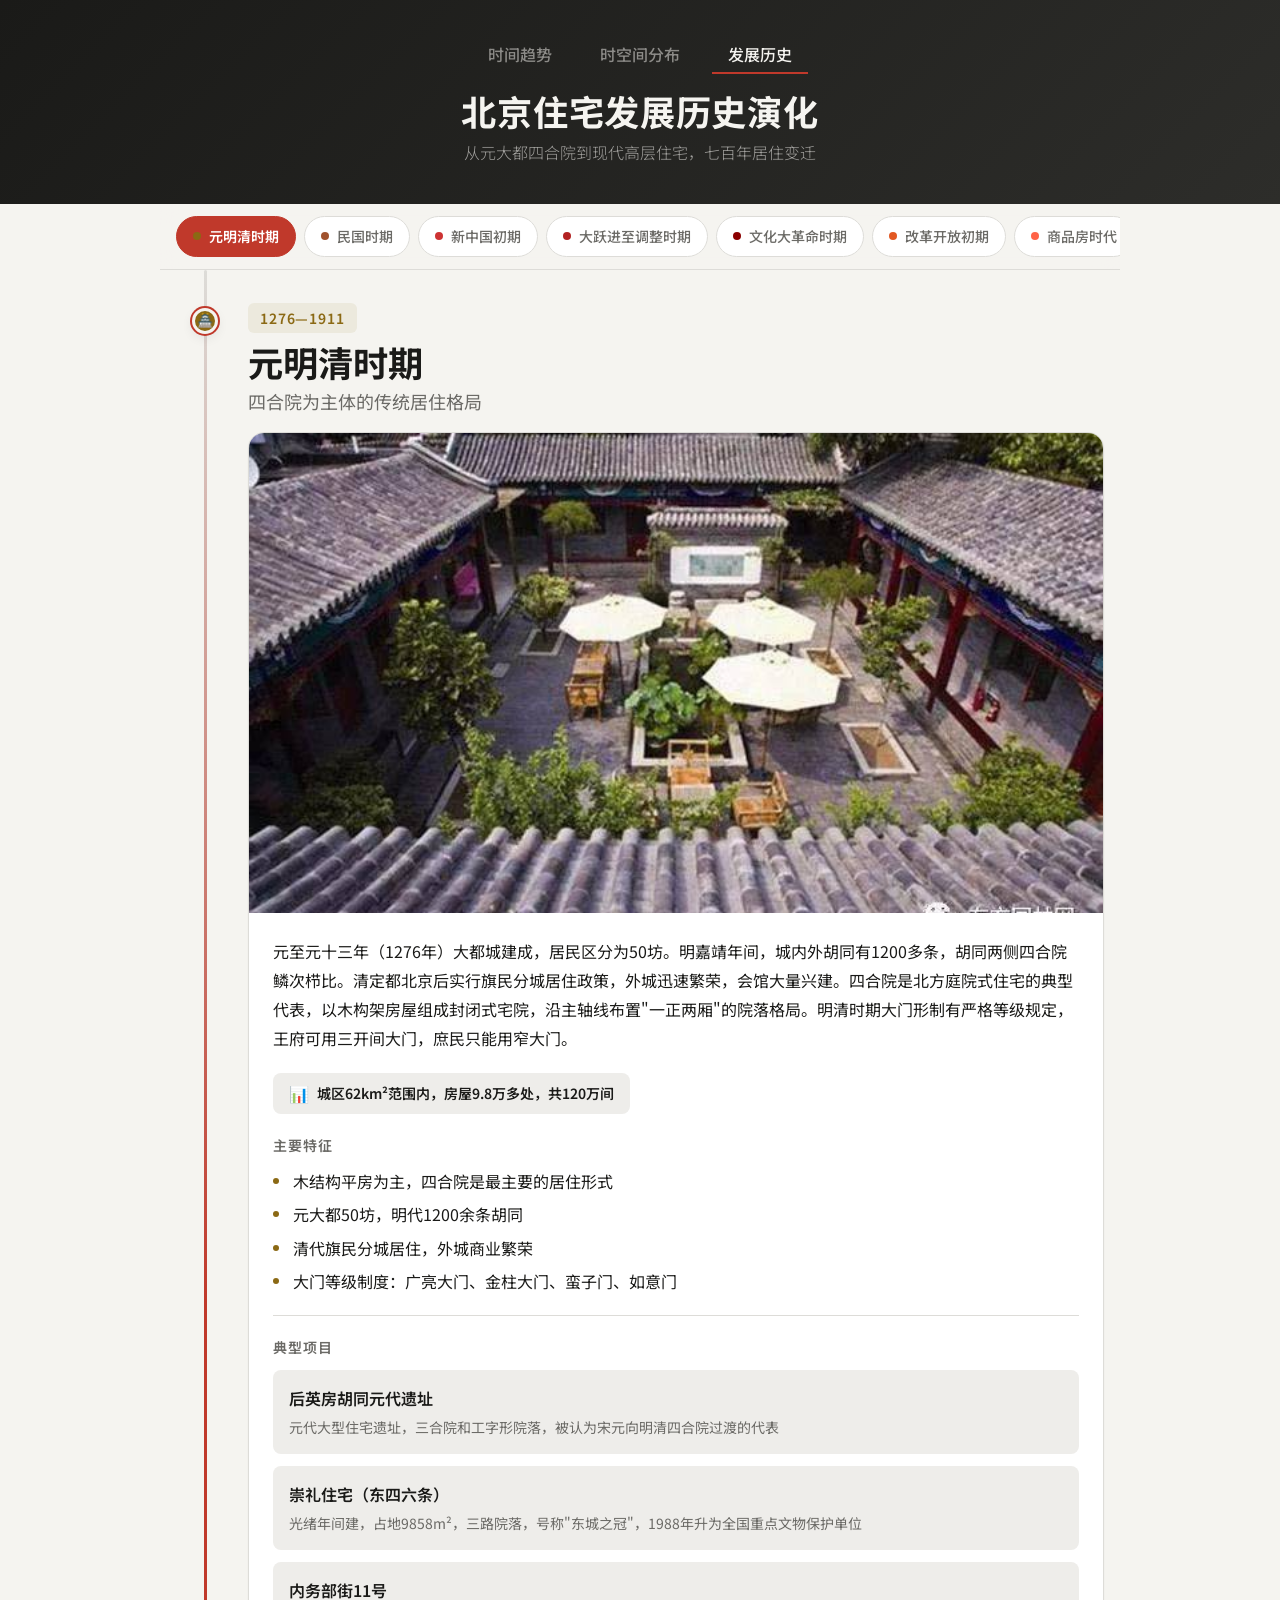
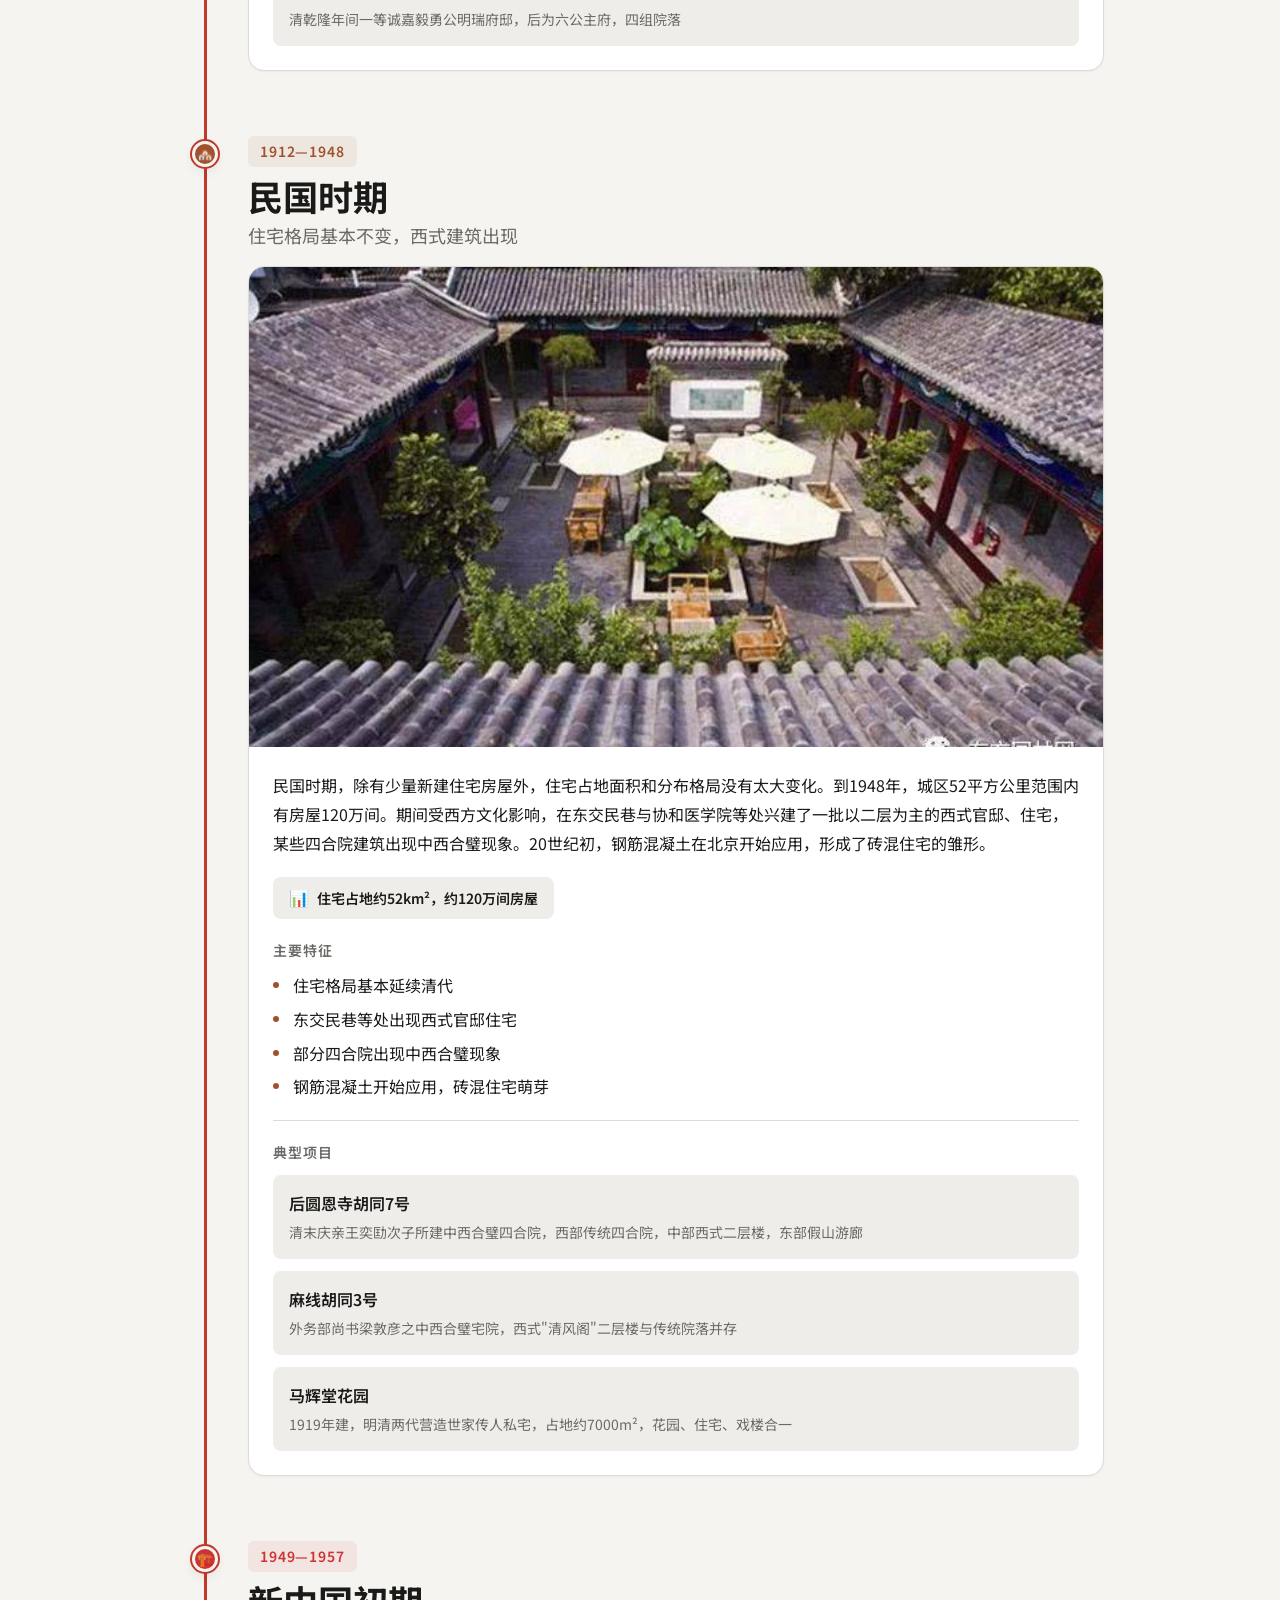
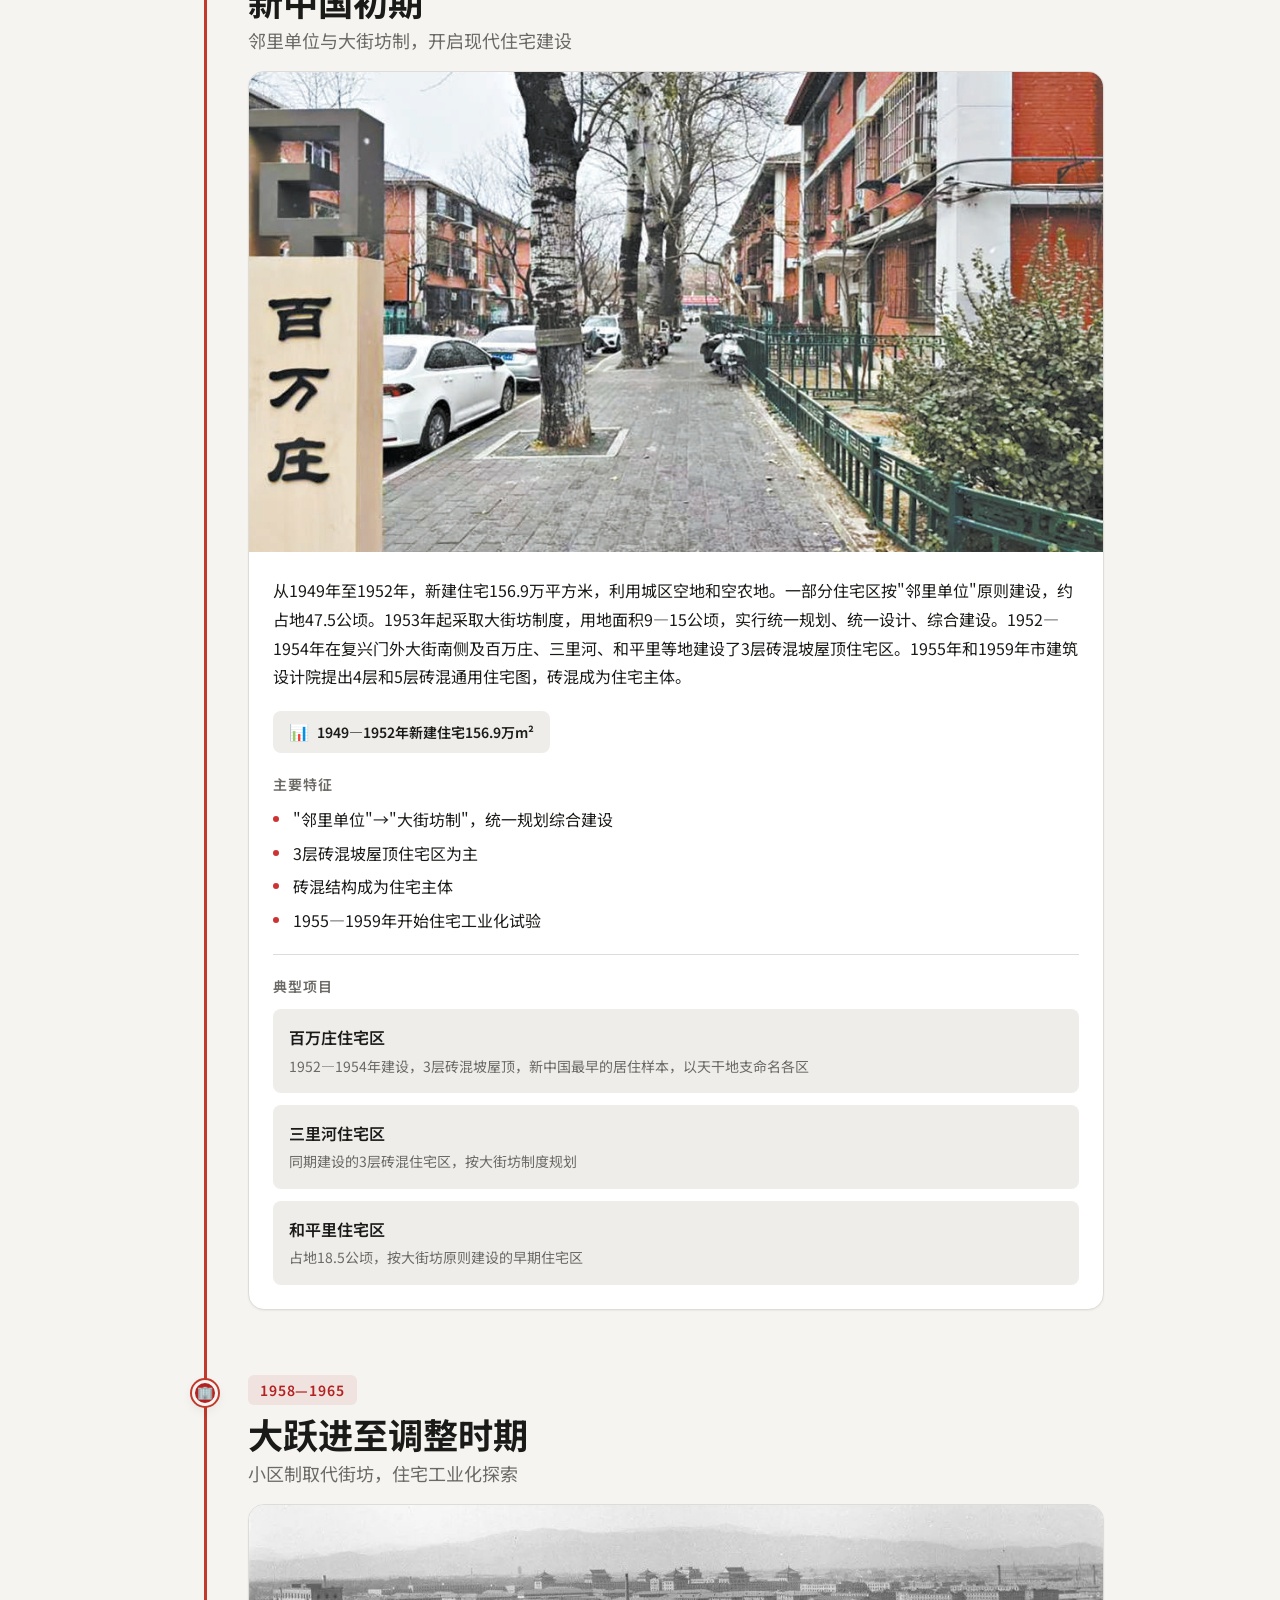
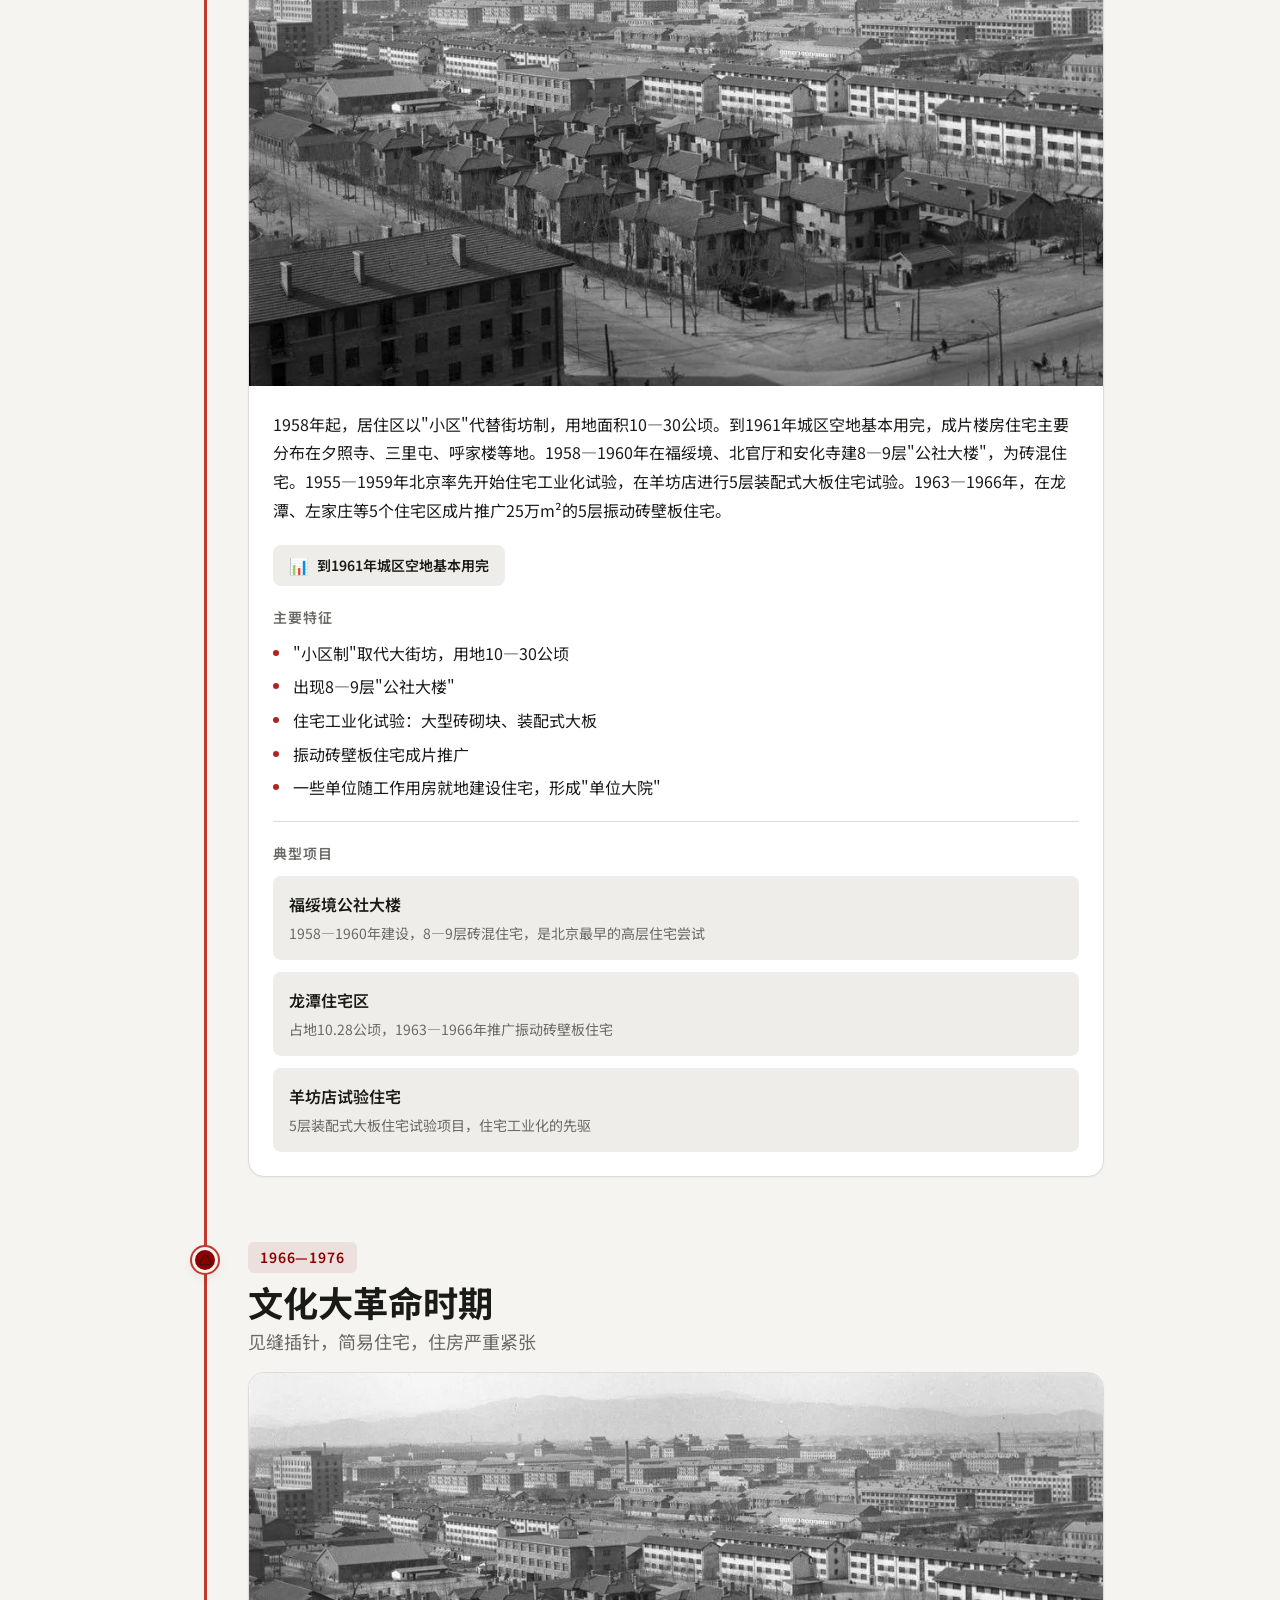
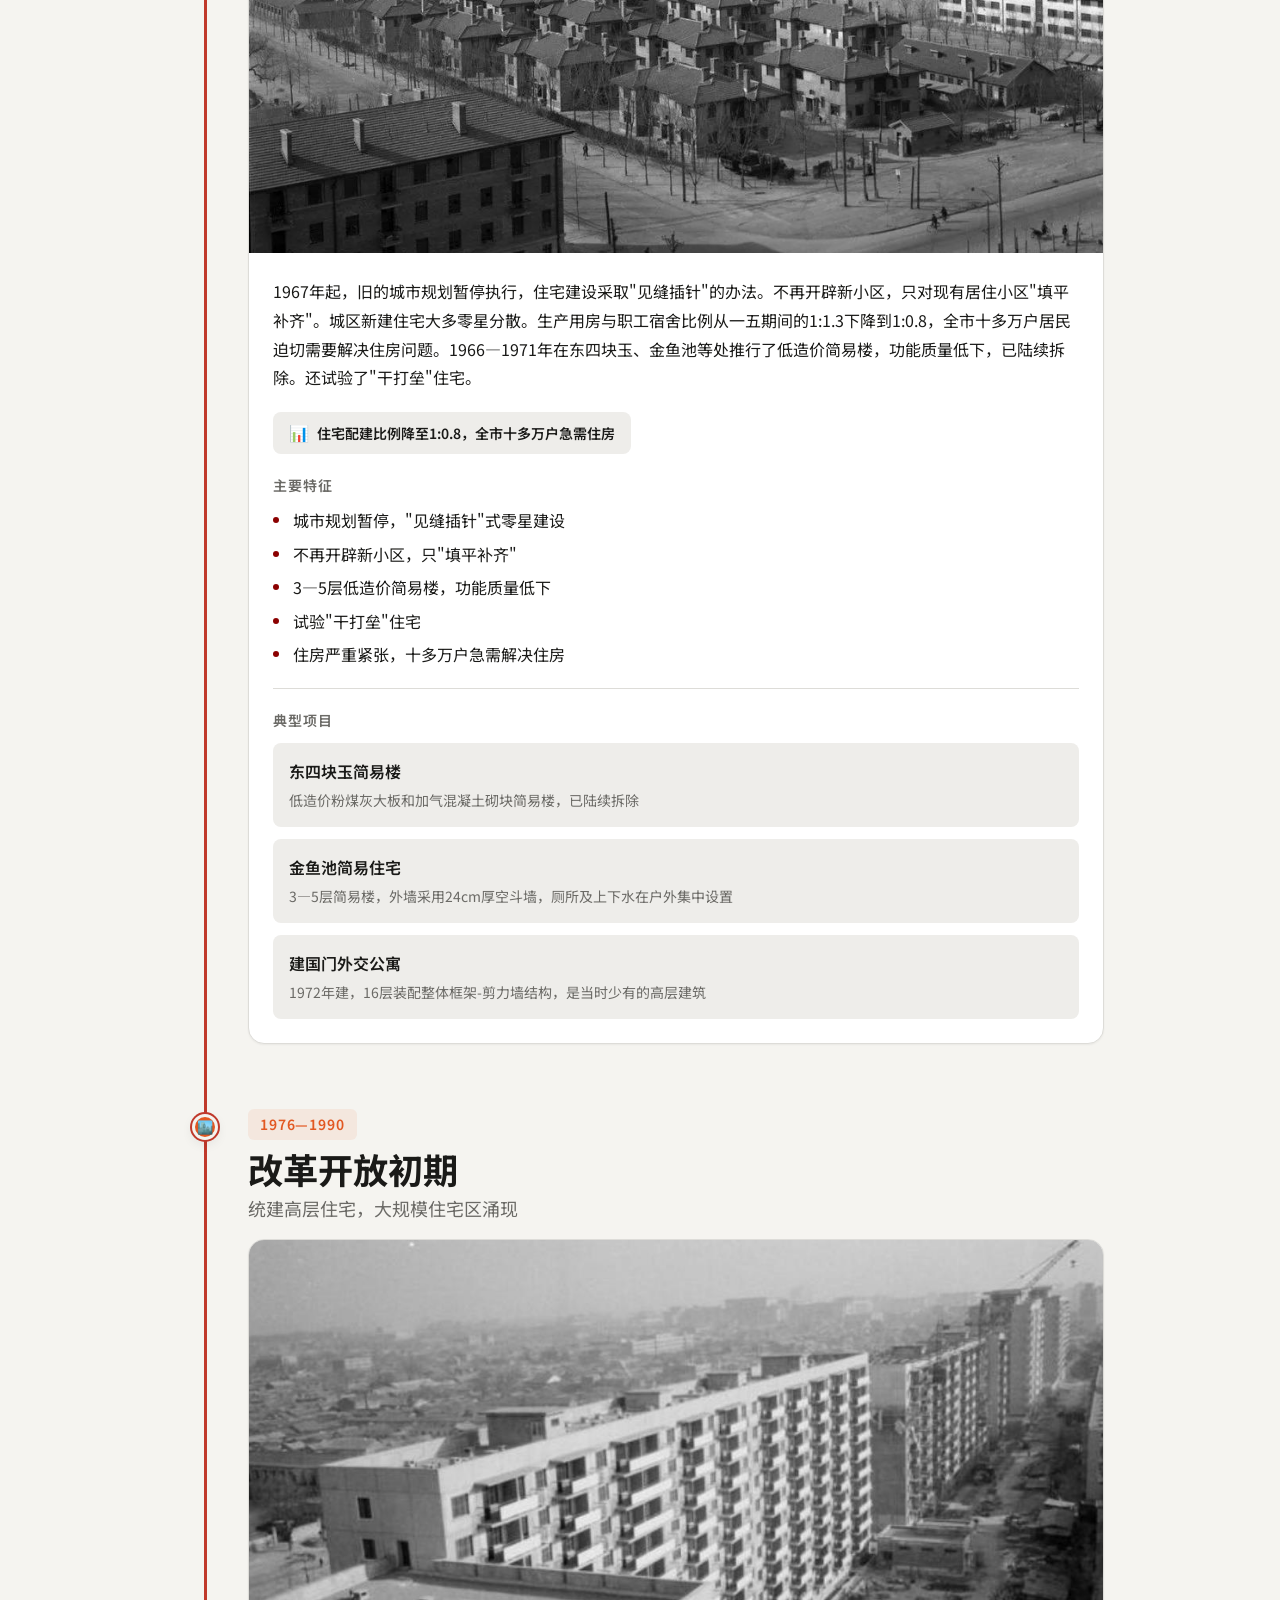
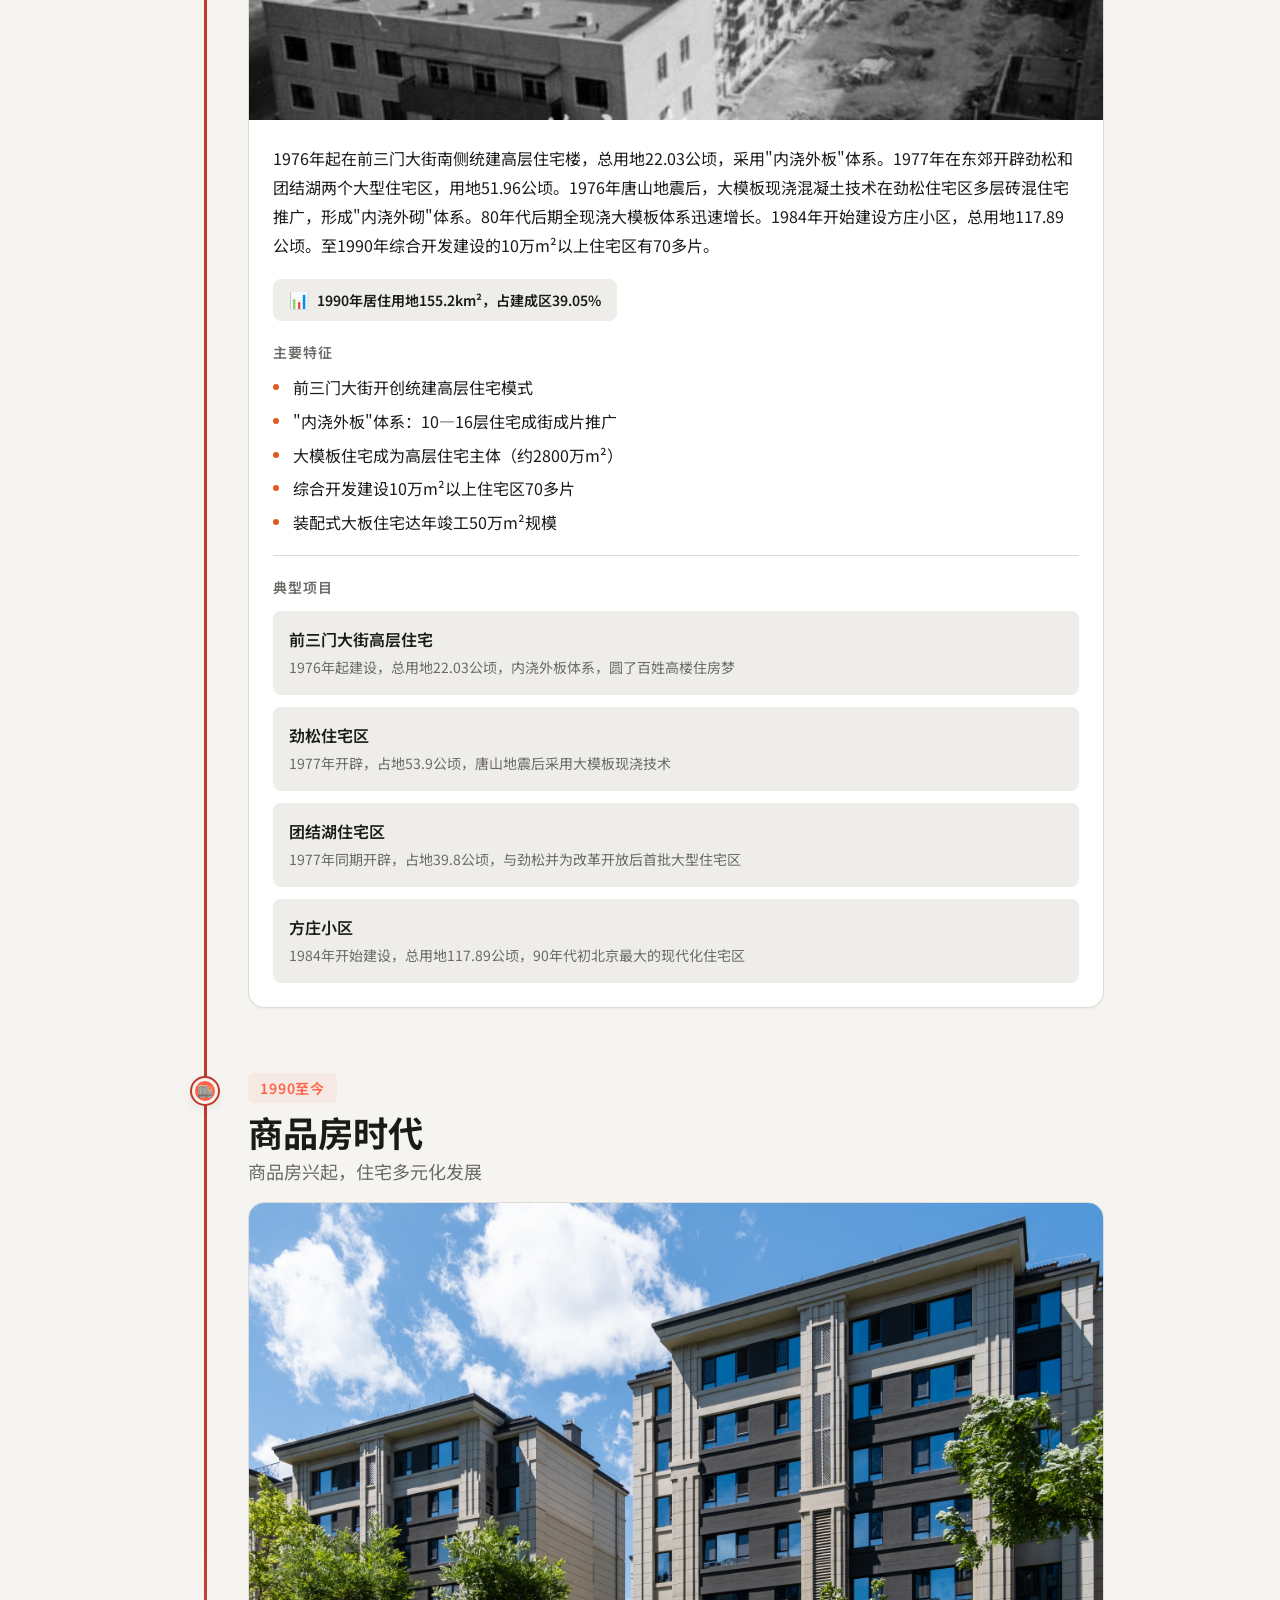
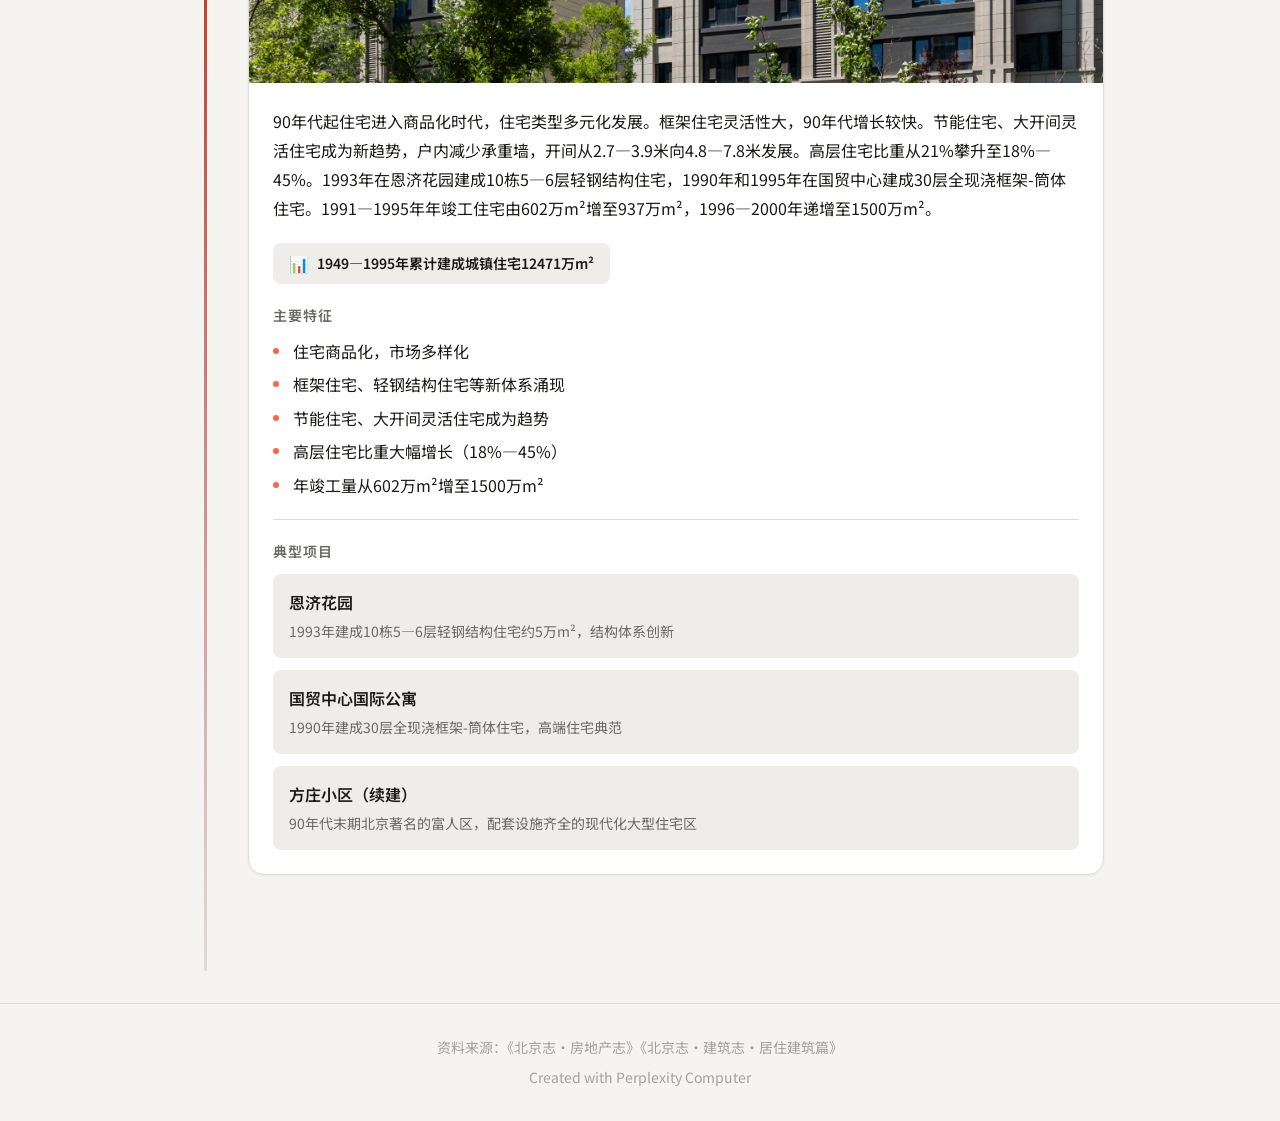
<file: history.html>
<!DOCTYPE html>
<html lang="zh-CN" data-theme="light">
<head>
<!--
   ______                            __
  / ____/___  ____ ___  ____  __  __/ /____  _____
 / /   / __ \/ __ `__ \/ __ \/ / / / __/ _ \/ ___/
/ /___/ /_/ / / / / / / /_/ / /_/ / /_/  __/ /
\____/\____/_/ /_/ /_/ .___/\__,_/\__/\___/_/
                    /_/
        Created with Perplexity Computer
        https://www.perplexity.ai/computer
-->
<meta name="generator" content="Perplexity Computer">
<meta name="author" content="Perplexity Computer">
<meta property="og:see_also" content="https://www.perplexity.ai/computer">
<link rel="author" href="https://www.perplexity.ai/computer">
<meta charset="UTF-8">
<meta name="viewport" content="width=device-width, initial-scale=1.0">
<title>北京住宅发展历史演化</title>
<link rel="preconnect" href="https://fonts.googleapis.com">
<link rel="preconnect" href="https://fonts.gstatic.com" crossorigin>
<link href="https://fonts.googleapis.com/css2?family=Noto+Sans+SC:wght@300;400;500;600;700&display=swap" rel="stylesheet">
<link rel="stylesheet" href="./history-style.css">
</head>
<body>

<header class="site-header">
  <div class="header-inner">
    <nav class="nav-bar">
      <a href="./index.html" class="nav-link">时间趋势</a>
      <a href="./map.html" class="nav-link">时空间分布</a>
      <a href="./history.html" class="nav-link active">发展历史</a>
    </nav>
    <h1 class="site-title">北京住宅发展历史演化</h1>
    <p class="site-subtitle">从元大都四合院到现代高层住宅，七百年居住变迁</p>
  </div>
</header>

<main class="main-content">
  <!-- Period Navigation -->
  <nav class="period-nav" id="periodNav">
    <div class="period-nav-inner" id="periodNavInner"></div>
  </nav>

  <!-- Timeline -->
  <section class="timeline" id="timeline"></section>
</main>

<footer class="site-footer">
  <p>资料来源：《北京志·房地产志》《北京志·建筑志·居住建筑篇》</p>
  <a href="https://www.perplexity.ai/computer" target="_blank" rel="noopener noreferrer">
    Created with Perplexity Computer
  </a>
</footer>

<script src="./history-app.js"></script>
</body>
</html>
</file>
<file: history-style.css>
/* === Design Tokens === */
:root {
  --text-xs:   clamp(0.75rem,  0.7rem  + 0.25vw, 0.875rem);
  --text-sm:   clamp(0.875rem, 0.8rem  + 0.35vw, 1rem);
  --text-base: clamp(1rem,     0.95rem + 0.25vw, 1.125rem);
  --text-lg:   clamp(1.125rem, 1rem    + 0.75vw, 1.5rem);
  --text-xl:   clamp(1.5rem,   1.2rem  + 1.25vw, 2.25rem);
  --text-2xl:  clamp(2rem,     1.2rem  + 2.5vw,  3.5rem);

  --space-1:  0.25rem; --space-2:  0.5rem; --space-3:  0.75rem;
  --space-4:  1rem; --space-5:  1.25rem; --space-6:  1.5rem;
  --space-8:  2rem; --space-10: 2.5rem; --space-12: 3rem;
  --space-16: 4rem; --space-20: 5rem;

  --font-body: 'Noto Sans SC', 'PingFang SC', 'Microsoft YaHei', sans-serif;
  --radius-sm: 0.375rem; --radius-md: 0.5rem; --radius-lg: 0.75rem; --radius-xl: 1rem;
  --transition-interactive: 180ms cubic-bezier(0.16, 1, 0.3, 1);
  --shadow-sm: 0 1px 2px rgba(0,0,0,0.05);
  --shadow-md: 0 4px 12px rgba(0,0,0,0.08);
  --shadow-lg: 0 12px 32px rgba(0,0,0,0.12);

  --color-bg: #f5f4f0;
  --color-surface: #ffffff;
  --color-surface-offset: #eeedea;
  --color-divider: #dddcd8;
  --color-border: #d0cfcb;
  --color-text: #1a1a18;
  --color-text-muted: #6b6a66;
  --color-text-faint: #a3a29e;
  --color-primary: #c0392b;
  --color-primary-hover: #a5311f;
  --color-primary-light: rgba(192, 57, 43, 0.08);
}

/* === Base === */
*, *::before, *::after { box-sizing: border-box; margin: 0; padding: 0; }
html { -webkit-font-smoothing: antialiased; text-rendering: optimizeLegibility; scroll-behavior: smooth; }
body {
  min-height: 100dvh; line-height: 1.6;
  font-family: var(--font-body); font-size: var(--text-base);
  color: var(--color-text); background: var(--color-bg);
}
h1,h2,h3,h4 { text-wrap: balance; line-height: 1.2; }
p { text-wrap: pretty; }
button { cursor: pointer; background: none; border: none; font: inherit; }
a { color: inherit; text-decoration: none; }
a, button { transition: color var(--transition-interactive), background var(--transition-interactive); }

/* === Header === */
.site-header {
  background: linear-gradient(135deg, #1a1a18 0%, #2d2d2a 100%);
  color: #f5f4f0;
  padding: clamp(var(--space-6), 3vw, var(--space-10)) var(--space-6);
  text-align: center;
}
.header-inner { max-width: 1200px; margin: 0 auto; }
.site-title { font-size: var(--text-xl); font-weight: 700; letter-spacing: 0.02em; margin-bottom: var(--space-2); }
.site-subtitle { font-size: var(--text-sm); color: rgba(245,244,240,0.6); font-weight: 300; }

/* Nav */
.nav-bar { display: flex; justify-content: center; gap: var(--space-4); margin-bottom: var(--space-4); }
.nav-link {
  font-size: var(--text-sm); font-weight: 500; padding: var(--space-1) var(--space-4);
  color: rgba(245,244,240,0.5); border-bottom: 2px solid transparent;
}
.nav-link:hover { color: rgba(245,244,240,0.8); }
.nav-link.active { color: #f5f4f0; border-bottom-color: var(--color-primary); }

/* === Main === */
.main-content { max-width: 960px; margin: 0 auto; padding: 0 var(--space-4) var(--space-8); }

/* === Period Navigation (Sticky) === */
.period-nav {
  position: sticky; top: 0; z-index: 100;
  background: rgba(245,244,240,0.92);
  backdrop-filter: blur(12px);
  -webkit-backdrop-filter: blur(12px);
  border-bottom: 1px solid var(--color-divider);
  padding: var(--space-3) 0;
  margin: 0 calc(-1 * var(--space-4));
  overflow-x: auto;
  -webkit-overflow-scrolling: touch;
  scrollbar-width: none;
}
.period-nav::-webkit-scrollbar { display: none; }
.period-nav-inner {
  display: flex; gap: var(--space-2);
  padding: 0 var(--space-4);
  min-width: max-content;
}
.period-chip {
  display: flex; align-items: center; gap: var(--space-2);
  padding: var(--space-2) var(--space-4);
  border-radius: 999px;
  font-size: var(--text-xs); font-weight: 500;
  white-space: nowrap;
  border: 1.5px solid var(--color-divider);
  background: var(--color-surface);
  color: var(--color-text-muted);
  transition: all 200ms ease;
  cursor: pointer;
  flex-shrink: 0;
}
.period-chip:hover {
  border-color: var(--color-border);
  color: var(--color-text);
}
.period-chip.active {
  border-color: var(--color-primary);
  background: var(--color-primary);
  color: #fff;
  font-weight: 600;
}
.period-chip .chip-dot {
  width: 8px; height: 8px; border-radius: 50%; flex-shrink: 0;
}
.period-chip.active .chip-dot { background: rgba(255,255,255,0.5); }

/* === Timeline === */
.timeline {
  position: relative;
  padding: var(--space-8) 0;
}
.timeline::before {
  content: '';
  position: absolute;
  left: 28px;
  top: 0; bottom: 0;
  width: 3px;
  background: linear-gradient(to bottom, var(--color-divider) 0%, var(--color-primary) 10%, var(--color-primary) 90%, var(--color-divider) 100%);
  border-radius: 2px;
}

/* Timeline Entry */
.timeline-entry {
  position: relative;
  padding-left: 72px;
  margin-bottom: var(--space-16);
  opacity: 0;
  transform: translateY(24px);
  transition: opacity 600ms ease, transform 600ms ease;
}
.timeline-entry.visible {
  opacity: 1;
  transform: translateY(0);
}

/* Timeline dot */
.timeline-dot {
  position: absolute;
  left: 16px; top: 6px;
  width: 26px; height: 26px;
  border-radius: 50%;
  border: 3px solid var(--color-bg);
  display: flex; align-items: center; justify-content: center;
  font-size: 13px;
  box-shadow: 0 0 0 2px var(--color-primary), var(--shadow-md);
  z-index: 2;
}

/* Period header */
.entry-header {
  margin-bottom: var(--space-4);
}
.entry-years {
  display: inline-block;
  font-size: var(--text-xs);
  font-weight: 600;
  letter-spacing: 0.06em;
  padding: var(--space-1) var(--space-3);
  border-radius: var(--radius-sm);
  margin-bottom: var(--space-2);
}
.entry-title {
  font-size: var(--text-xl);
  font-weight: 700;
  margin-bottom: var(--space-1);
  color: var(--color-text);
}
.entry-summary {
  font-size: var(--text-base);
  color: var(--color-text-muted);
  font-weight: 400;
}

/* Entry card */
.entry-card {
  background: var(--color-surface);
  border: 1px solid var(--color-divider);
  border-radius: var(--radius-xl);
  box-shadow: var(--shadow-sm);
  overflow: hidden;
  transition: box-shadow 300ms ease;
}
.entry-card:hover {
  box-shadow: var(--shadow-md);
}

/* Image */
.entry-image {
  width: 100%;
  aspect-ratio: 16 / 9;
  object-fit: cover;
  display: block;
  background: var(--color-surface-offset);
}

/* Card body */
.entry-body {
  padding: var(--space-6);
}
.entry-description {
  font-size: var(--text-sm);
  line-height: 1.8;
  color: var(--color-text);
  margin-bottom: var(--space-5);
}

/* Stats badge */
.entry-stats {
  display: inline-flex;
  align-items: center;
  gap: var(--space-2);
  padding: var(--space-2) var(--space-4);
  background: var(--color-surface-offset);
  border-radius: var(--radius-md);
  font-size: var(--text-xs);
  font-weight: 600;
  color: var(--color-text);
  margin-bottom: var(--space-5);
  font-variant-numeric: tabular-nums;
}
.stats-icon {
  font-size: var(--text-sm);
}

/* Features */
.entry-features {
  margin-bottom: var(--space-5);
}
.features-title {
  font-size: var(--text-xs);
  font-weight: 600;
  text-transform: uppercase;
  letter-spacing: 0.06em;
  color: var(--color-text-muted);
  margin-bottom: var(--space-3);
}
.features-list {
  list-style: none;
  display: flex;
  flex-direction: column;
  gap: var(--space-2);
}
.features-list li {
  font-size: var(--text-sm);
  color: var(--color-text);
  padding-left: var(--space-5);
  position: relative;
  line-height: 1.6;
}
.features-list li::before {
  content: '';
  position: absolute;
  left: 0; top: 9px;
  width: 6px; height: 6px;
  border-radius: 50%;
}

/* Projects */
.entry-projects {
  border-top: 1px solid var(--color-divider);
  padding-top: var(--space-5);
}
.projects-title {
  font-size: var(--text-xs);
  font-weight: 600;
  text-transform: uppercase;
  letter-spacing: 0.06em;
  color: var(--color-text-muted);
  margin-bottom: var(--space-3);
}
.project-cards {
  display: grid;
  gap: var(--space-3);
}
.project-card {
  padding: var(--space-4);
  background: var(--color-surface-offset);
  border-radius: var(--radius-md);
  transition: background 200ms ease;
}
.project-card:hover {
  background: var(--color-primary-light);
}
.project-name {
  font-size: var(--text-sm);
  font-weight: 600;
  color: var(--color-text);
  margin-bottom: var(--space-1);
}
.project-desc {
  font-size: var(--text-xs);
  color: var(--color-text-muted);
  line-height: 1.6;
}

/* === Footer === */
.site-footer {
  text-align: center; padding: var(--space-8) var(--space-4);
  border-top: 1px solid var(--color-divider);
  font-size: var(--text-xs); color: var(--color-text-faint);
}
.site-footer a { color: var(--color-text-faint); text-decoration: none; display: inline-block; margin-top: var(--space-2); }
.site-footer a:hover { color: var(--color-primary); }

/* === Responsive === */
@media (max-width: 640px) {
  .timeline::before { left: 18px; }
  .timeline-entry { padding-left: 52px; }
  .timeline-dot { left: 6px; width: 24px; height: 24px; font-size: 11px; }
  .entry-title { font-size: var(--text-lg); }
  .entry-body { padding: var(--space-4); }
  .entry-image { aspect-ratio: 4 / 3; }
}
</file>
